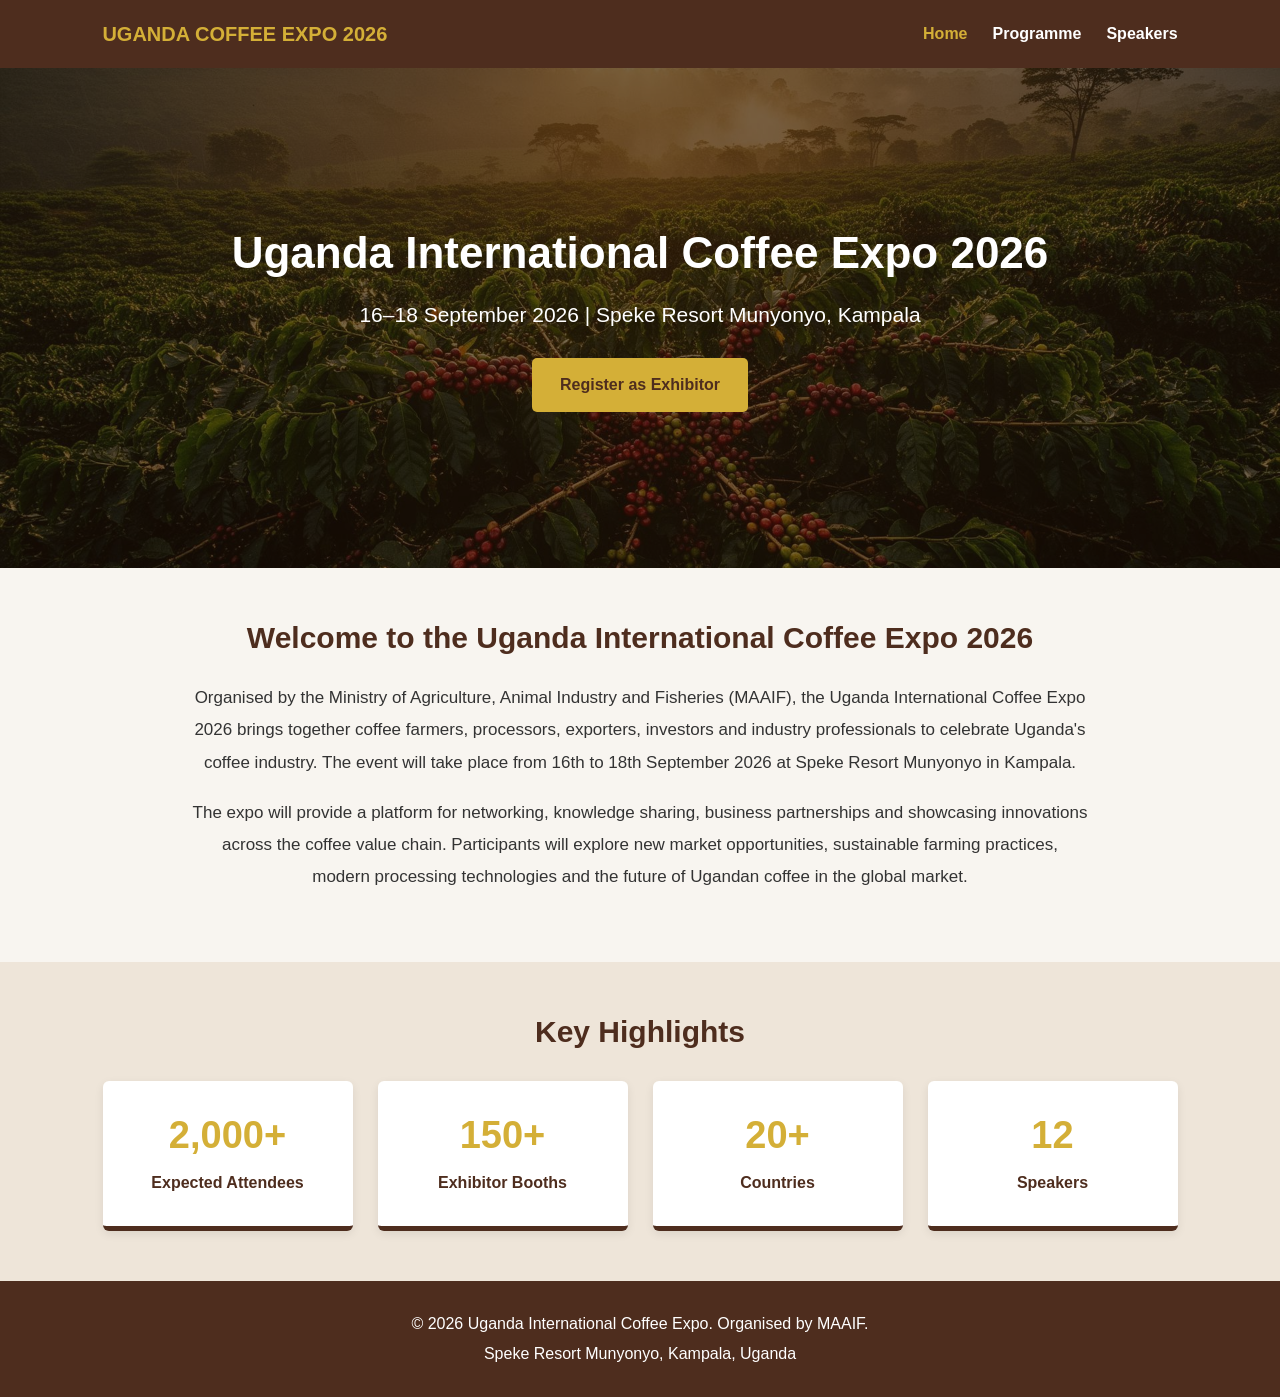
<file: index.html>
<!DOCTYPE html>
<html lang="en">
<head>
    <meta charset="UTF-8">
    <meta name="viewport" content="width=device-width, initial-scale=1.0">
    <title>Uganda International Coffee Expo 2026</title>
    <link rel="stylesheet" href="expo.css">
</head>

<body>

    <!-- Navigation -->
    <nav class="navbar">
        <div class="logo">UGANDA COFFEE EXPO 2026</div>

        <ul class="nav-links">
            <li><a href="index.html" class="active">Home</a></li>
            <li><a href="programme.html">Programme</a></li>
            <li><a href="speakers.html">Speakers</a></li>
        </ul>
    </nav>

    <!-- Hero Section -->
    <header class="hero">
        <img src="assets/expo-banner.png" alt="Uganda Coffee Expo">

        <div class="hero-content">
            <h1>Uganda International Coffee Expo 2026</h1>

            <h2>16–18 September 2026 | Speke Resort Munyonyo, Kampala</h2>

            <a href="exhibitors.html" class="register-btn">
                Register as Exhibitor
            </a>
        </div>
    </header>

    <!-- Introduction -->
    <section class="introduction">
        <h2>Welcome to the Uganda International Coffee Expo 2026</h2>

        <p>
            Organised by the Ministry of Agriculture, Animal Industry and
            Fisheries (MAAIF), the Uganda International Coffee Expo 2026
            brings together coffee farmers, processors, exporters, investors
            and industry professionals to celebrate Uganda's coffee industry.
            The event will take place from 16th to 18th September 2026 at
            Speke Resort Munyonyo in Kampala.
        </p>

        <p>
            The expo will provide a platform for networking, knowledge sharing,
            business partnerships and showcasing innovations across the coffee
            value chain. Participants will explore new market opportunities,
            sustainable farming practices, modern processing technologies
            and the future of Ugandan coffee in the global market.
        </p>
    </section>

    <!-- Key Highlights -->
    <section class="highlights">
        <h2>Key Highlights</h2>

        <div class="highlight-container">

            <div class="highlight-card">
                <h3>2,000+</h3>
                <p>Expected Attendees</p>
            </div>

            <div class="highlight-card">
                <h3>150+</h3>
                <p>Exhibitor Booths</p>
            </div>

            <div class="highlight-card">
                <h3>20+</h3>
                <p>Countries</p>
            </div>

            <div class="highlight-card">
                <h3>12</h3>
                <p>Speakers</p>
            </div>

        </div>
    </section>

    <!-- Footer -->
    <footer class="footer">
        <p>
            &copy; 2026 Uganda International Coffee Expo.
            Organised by MAAIF.
        </p>
        <p>Speke Resort Munyonyo, Kampala, Uganda</p>
    </footer>

</body>
</html>
</file>
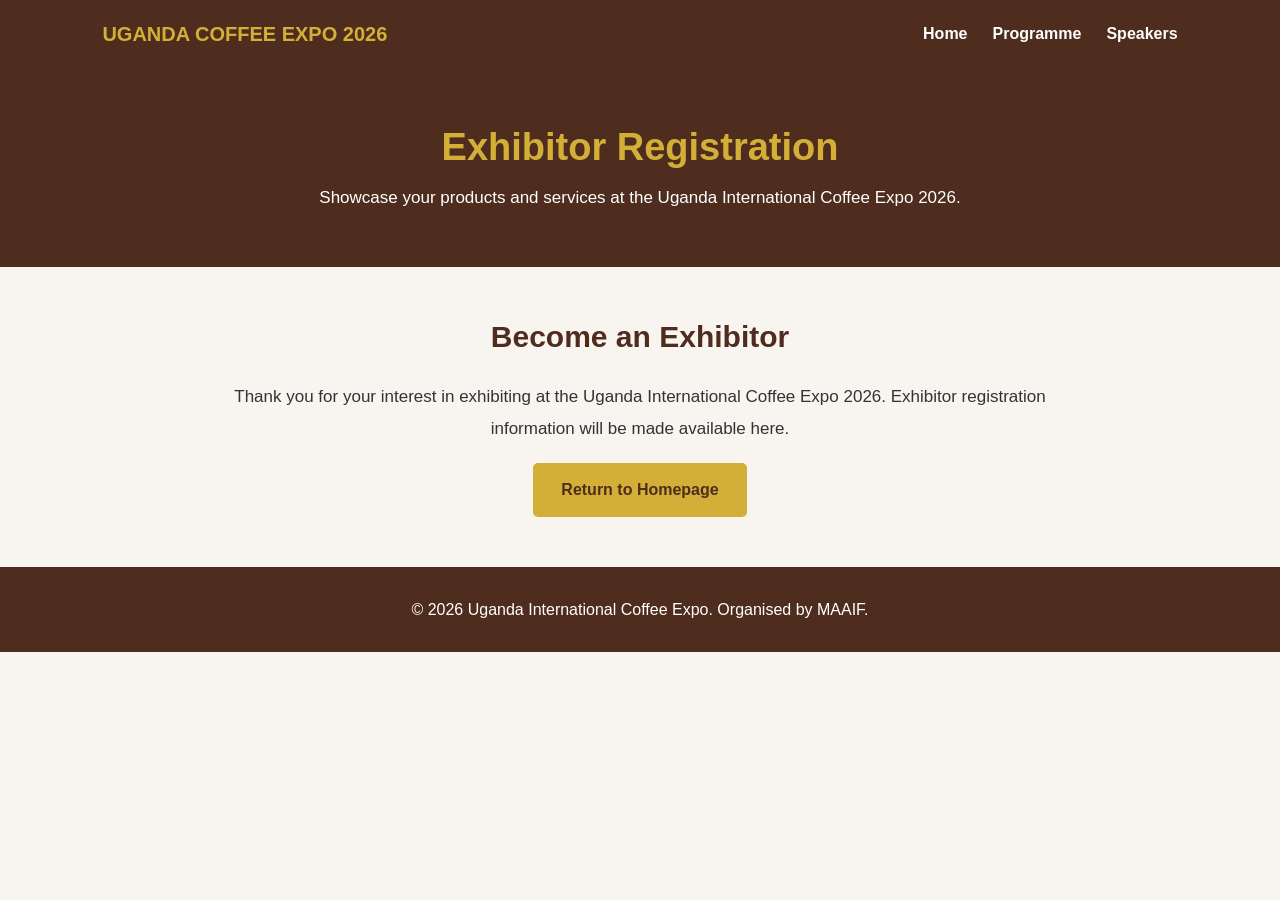
<file: exhibitors.html>
<!DOCTYPE html>
<html lang="en">
<head>
    <meta charset="UTF-8">
    <meta name="viewport" content="width=device-width, initial-scale=1.0">
    <title>Exhibitor Registration</title>
    <link rel="stylesheet" href="expo.css">
</head>

<body>

    <nav class="navbar">
        <div class="logo">UGANDA COFFEE EXPO 2026</div>

        <ul class="nav-links">
            <li><a href="index.html">Home</a></li>
            <li><a href="programme.html">Programme</a></li>
            <li><a href="speakers.html">Speakers</a></li>
        </ul>
    </nav>

    <header class="page-header">
        <h1>Exhibitor Registration</h1>
        <p>Showcase your products and services at the Uganda International Coffee Expo 2026.</p>
    </header>

    <section class="introduction">
        <h2>Become an Exhibitor</h2>
        <p>
            Thank you for your interest in exhibiting at the Uganda
            International Coffee Expo 2026. Exhibitor registration
            information will be made available here.
        </p>

        <a href="index.html" class="register-btn">Return to Homepage</a>
    </section>

    <footer class="footer">
        <p>&copy; 2026 Uganda International Coffee Expo. Organised by MAAIF.</p>
    </footer>

</body>
</html>
</file>
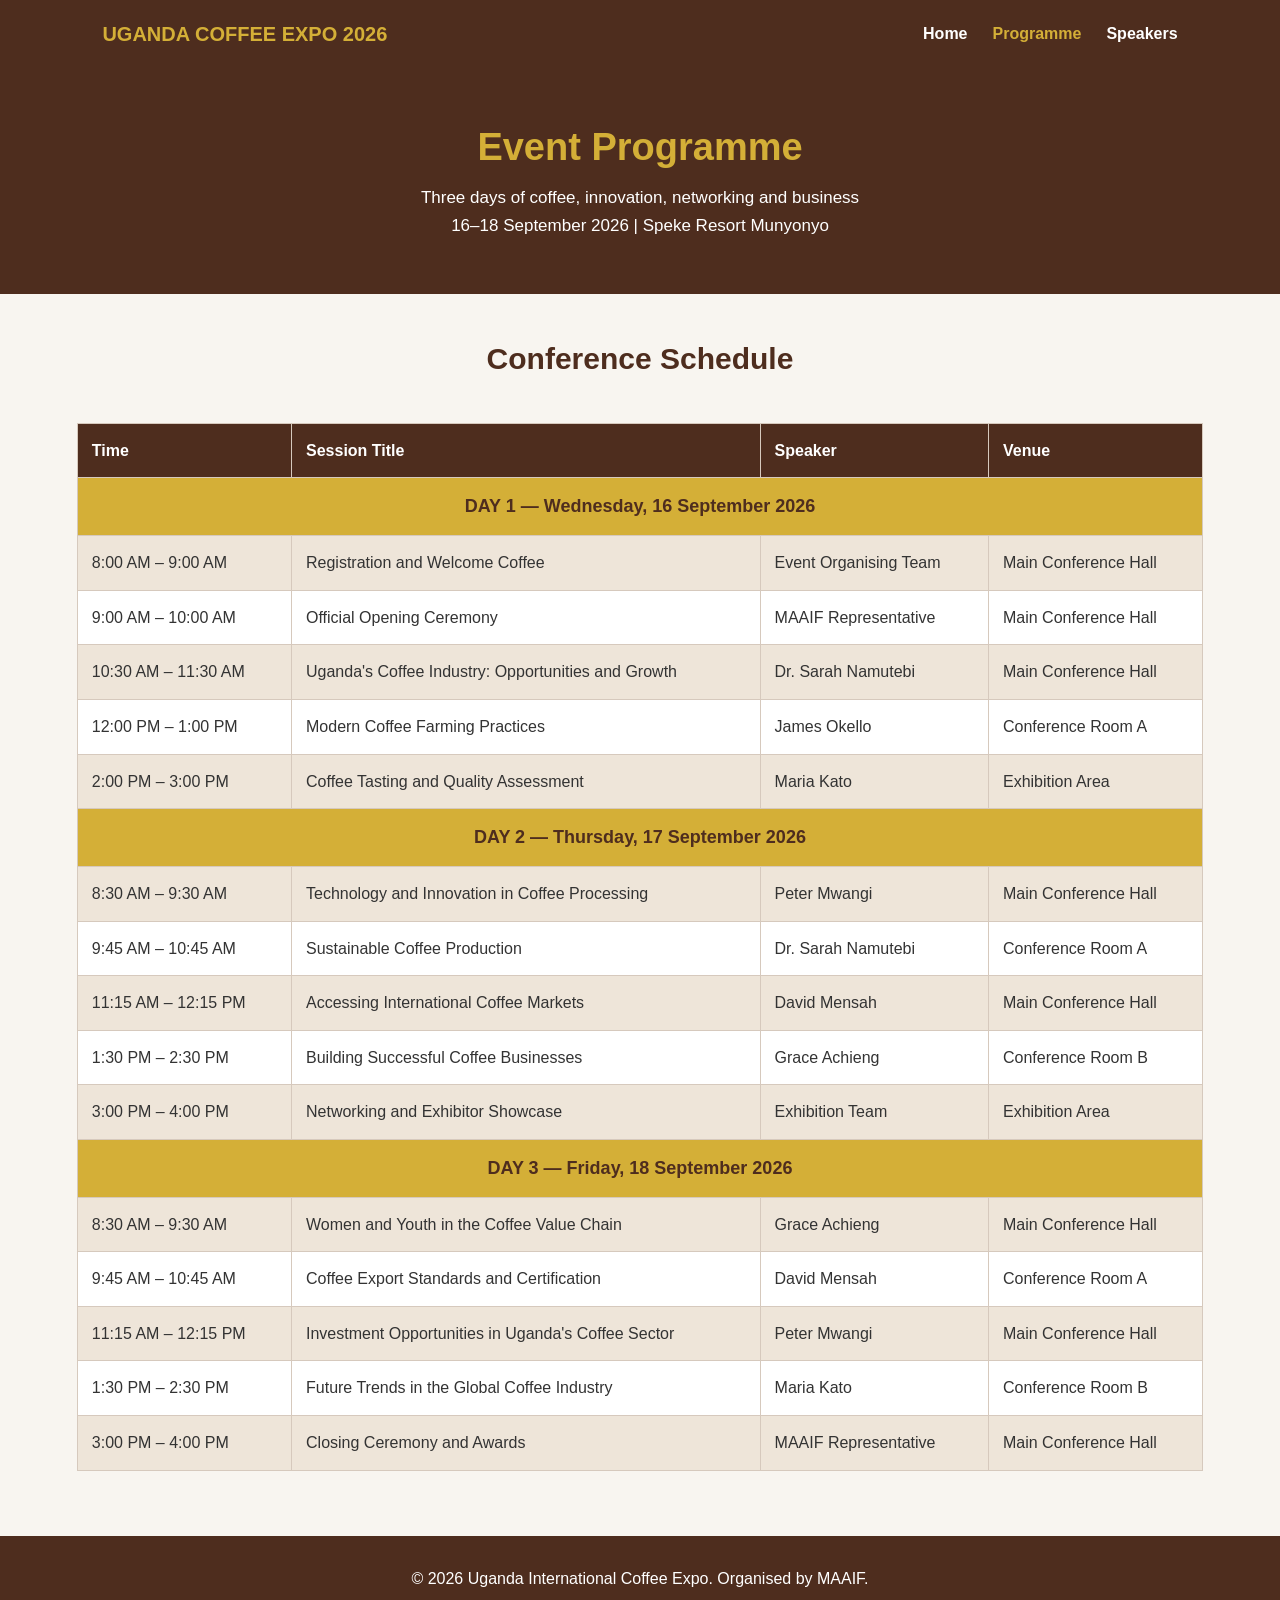
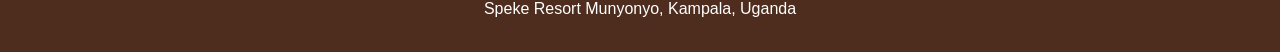
<file: programme.html>
<!DOCTYPE html>
<html lang="en">
<head>
    <meta charset="UTF-8">
    <meta name="viewport" content="width=device-width, initial-scale=1.0">
    <title>Expo Programme | Uganda Coffee Expo 2026</title>
    <link rel="stylesheet" href="expo.css">
</head>

<body>

    <nav class="navbar">
        <div class="logo">UGANDA COFFEE EXPO 2026</div>

        <ul class="nav-links">
            <li><a href="index.html">Home</a></li>
            <li><a href="programme.html" class="active">Programme</a></li>
            <li><a href="speakers.html">Speakers</a></li>
        </ul>
    </nav>

    <header class="page-header">
        <h1>Event Programme</h1>
        <p>Three days of coffee, innovation, networking and business</p>
        <p>16–18 September 2026 | Speke Resort Munyonyo</p>
    </header>

    <main class="programme-section">

        <h2>Conference Schedule</h2>

        <div class="table-container">
            <table class="expo-table">

                <thead>
                    <tr>
                        <th>Time</th>
                        <th>Session Title</th>
                        <th>Speaker</th>
                        <th>Venue</th>
                    </tr>
                </thead>

                <tbody>

                    <!-- DAY 1 -->
                    <tr class="day-heading">
                        <td colspan="4">DAY 1 — Wednesday, 16 September 2026</td>
                    </tr>

                    <tr>
                        <td>8:00 AM – 9:00 AM</td>
                        <td>Registration and Welcome Coffee</td>
                        <td>Event Organising Team</td>
                        <td>Main Conference Hall</td>
                    </tr>

                    <tr>
                        <td>9:00 AM – 10:00 AM</td>
                        <td>Official Opening Ceremony</td>
                        <td>MAAIF Representative</td>
                        <td>Main Conference Hall</td>
                    </tr>

                    <tr>
                        <td>10:30 AM – 11:30 AM</td>
                        <td>Uganda's Coffee Industry: Opportunities and Growth</td>
                        <td>Dr. Sarah Namutebi</td>
                        <td>Main Conference Hall</td>
                    </tr>

                    <tr>
                        <td>12:00 PM – 1:00 PM</td>
                        <td>Modern Coffee Farming Practices</td>
                        <td>James Okello</td>
                        <td>Conference Room A</td>
                    </tr>

                    <tr>
                        <td>2:00 PM – 3:00 PM</td>
                        <td>Coffee Tasting and Quality Assessment</td>
                        <td>Maria Kato</td>
                        <td>Exhibition Area</td>
                    </tr>

                    <!-- DAY 2 -->
                    <tr class="day-heading">
                        <td colspan="4">DAY 2 — Thursday, 17 September 2026</td>
                    </tr>

                    <tr>
                        <td>8:30 AM – 9:30 AM</td>
                        <td>Technology and Innovation in Coffee Processing</td>
                        <td>Peter Mwangi</td>
                        <td>Main Conference Hall</td>
                    </tr>

                    <tr>
                        <td>9:45 AM – 10:45 AM</td>
                        <td>Sustainable Coffee Production</td>
                        <td>Dr. Sarah Namutebi</td>
                        <td>Conference Room A</td>
                    </tr>

                    <tr>
                        <td>11:15 AM – 12:15 PM</td>
                        <td>Accessing International Coffee Markets</td>
                        <td>David Mensah</td>
                        <td>Main Conference Hall</td>
                    </tr>

                    <tr>
                        <td>1:30 PM – 2:30 PM</td>
                        <td>Building Successful Coffee Businesses</td>
                        <td>Grace Achieng</td>
                        <td>Conference Room B</td>
                    </tr>

                    <tr>
                        <td>3:00 PM – 4:00 PM</td>
                        <td>Networking and Exhibitor Showcase</td>
                        <td>Exhibition Team</td>
                        <td>Exhibition Area</td>
                    </tr>

                    <!-- DAY 3 -->
                    <tr class="day-heading">
                        <td colspan="4">DAY 3 — Friday, 18 September 2026</td>
                    </tr>

                    <tr>
                        <td>8:30 AM – 9:30 AM</td>
                        <td>Women and Youth in the Coffee Value Chain</td>
                        <td>Grace Achieng</td>
                        <td>Main Conference Hall</td>
                    </tr>

                    <tr>
                        <td>9:45 AM – 10:45 AM</td>
                        <td>Coffee Export Standards and Certification</td>
                        <td>David Mensah</td>
                        <td>Conference Room A</td>
                    </tr>

                    <tr>
                        <td>11:15 AM – 12:15 PM</td>
                        <td>Investment Opportunities in Uganda's Coffee Sector</td>
                        <td>Peter Mwangi</td>
                        <td>Main Conference Hall</td>
                    </tr>

                    <tr>
                        <td>1:30 PM – 2:30 PM</td>
                        <td>Future Trends in the Global Coffee Industry</td>
                        <td>Maria Kato</td>
                        <td>Conference Room B</td>
                    </tr>

                    <tr>
                        <td>3:00 PM – 4:00 PM</td>
                        <td>Closing Ceremony and Awards</td>
                        <td>MAAIF Representative</td>
                        <td>Main Conference Hall</td>
                    </tr>

                </tbody>
            </table>
        </div>

    </main>

    <footer class="footer">
        <p>&copy; 2026 Uganda International Coffee Expo. Organised by MAAIF.</p>
        <p>Speke Resort Munyonyo, Kampala, Uganda</p>
    </footer>

</body>
</html>
</file>
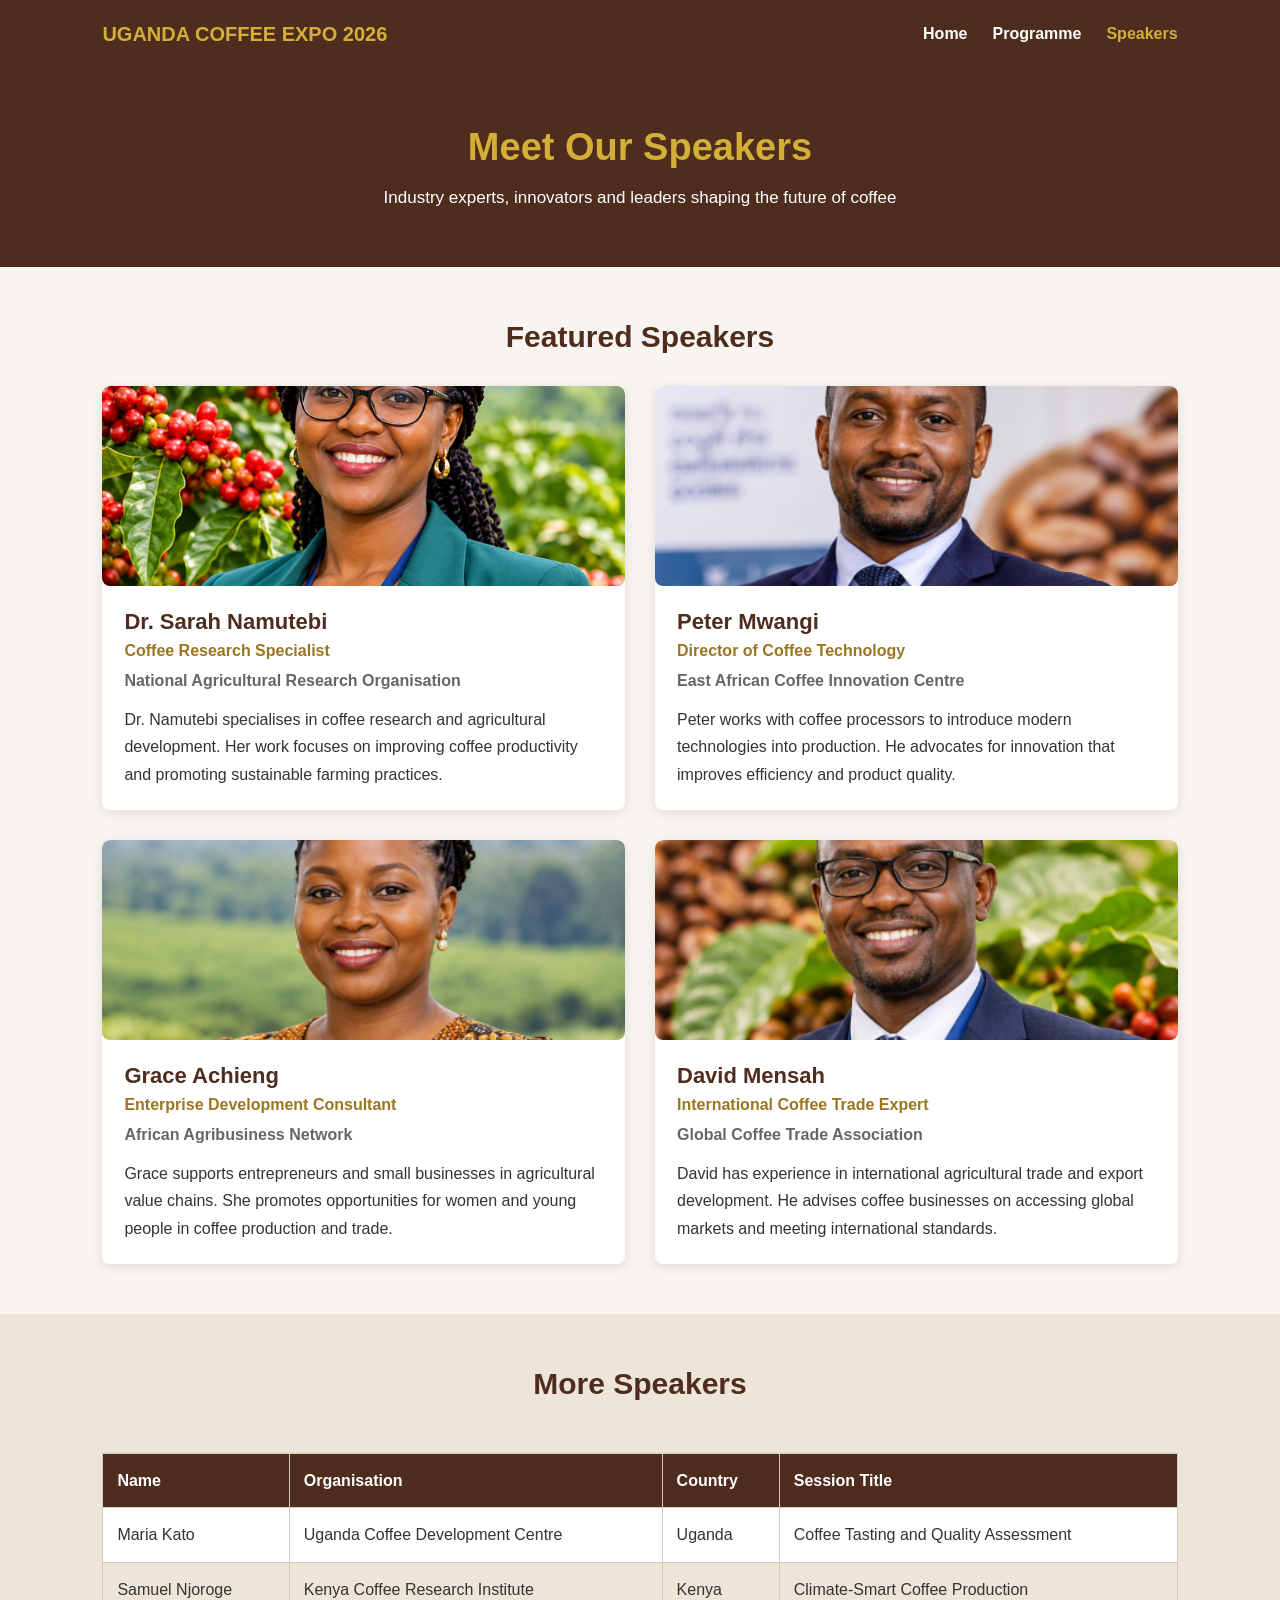
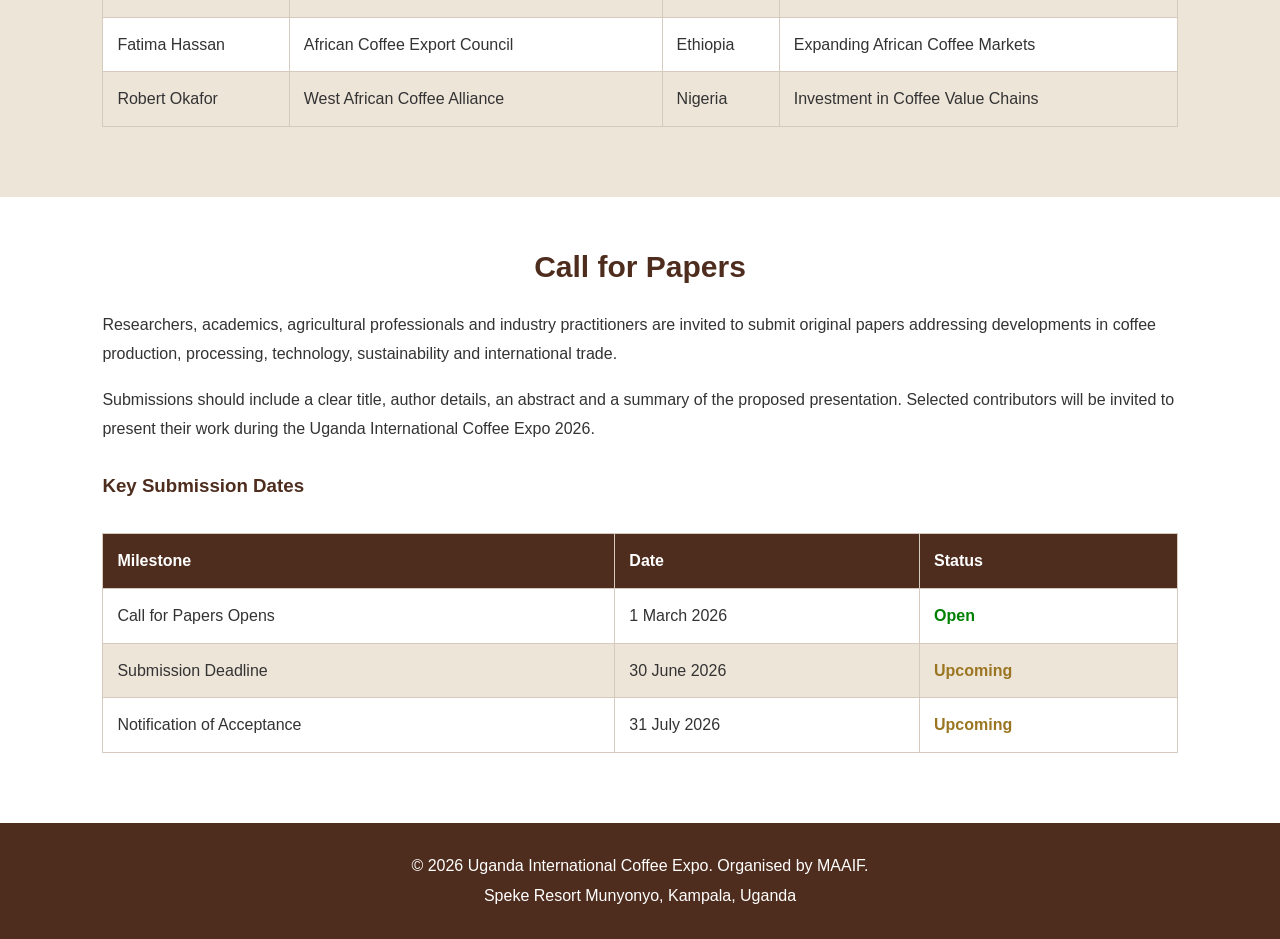
<file: speakers.html>
<!DOCTYPE html>
<html lang="en">
<head>
    <meta charset="UTF-8">
    <meta name="viewport" content="width=device-width, initial-scale=1.0">
    <title>Speakers | Uganda Coffee Expo 2026</title>
    <link rel="stylesheet" href="expo.css">
</head>

<body>

    <nav class="navbar">
        <div class="logo">UGANDA COFFEE EXPO 2026</div>

        <ul class="nav-links">
            <li><a href="index.html">Home</a></li>
            <li><a href="programme.html">Programme</a></li>
            <li><a href="speakers.html" class="active">Speakers</a></li>
        </ul>
    </nav>

    <header class="page-header">
        <h1>Meet Our Speakers</h1>
        <p>Industry experts, innovators and leaders shaping the future of coffee</p>
    </header>

    <main>

        <!-- Featured Speakers -->
        <section class="speakers-section">

            <h2>Featured Speakers</h2>

            <div class="speaker-container">

                <div class="speaker-card">
                    <img src="assets/speaker1.png" alt="Dr Sarah Namutebi">

                    <div class="speaker-info">
                        <h3>Dr. Sarah Namutebi</h3>
                        <h4>Coffee Research Specialist</h4>
                        <p class="organisation">National Agricultural Research Organisation</p>

                        <p>
                            Dr. Namutebi specialises in coffee research and
                            agricultural development. Her work focuses on
                            improving coffee productivity and promoting
                            sustainable farming practices.
                        </p>
                    </div>
                </div>

                <div class="speaker-card">
                    <img src="assets/speaker2.png" alt="Peter Mwangi">

                    <div class="speaker-info">
                        <h3>Peter Mwangi</h3>
                        <h4>Director of Coffee Technology</h4>
                        <p class="organisation">East African Coffee Innovation Centre</p>

                        <p>
                            Peter works with coffee processors to introduce
                            modern technologies into production. He advocates
                            for innovation that improves efficiency and product quality.
                        </p>
                    </div>
                </div>

                <div class="speaker-card">
                    <img src="assets/speaker3.png" alt="Grace Achieng">

                    <div class="speaker-info">
                        <h3>Grace Achieng</h3>
                        <h4>Enterprise Development Consultant</h4>
                        <p class="organisation">African Agribusiness Network</p>

                        <p>
                            Grace supports entrepreneurs and small businesses
                            in agricultural value chains. She promotes opportunities
                            for women and young people in coffee production and trade.
                        </p>
                    </div>
                </div>

                <div class="speaker-card">
                    <img src="assets/speaker4.png" alt="David Mensah">

                    <div class="speaker-info">
                        <h3>David Mensah</h3>
                        <h4>International Coffee Trade Expert</h4>
                        <p class="organisation">Global Coffee Trade Association</p>

                        <p>
                            David has experience in international agricultural
                            trade and export development. He advises coffee
                            businesses on accessing global markets and meeting
                            international standards.
                        </p>
                    </div>
                </div>

            </div>
        </section>

        <!-- Additional Speakers -->
        <section class="additional-speakers">

            <h2>More Speakers</h2>

            <div class="table-container">
                <table class="expo-table">

                    <thead>
                        <tr>
                            <th>Name</th>
                            <th>Organisation</th>
                            <th>Country</th>
                            <th>Session Title</th>
                        </tr>
                    </thead>

                    <tbody>
                        <tr>
                            <td>Maria Kato</td>
                            <td>Uganda Coffee Development Centre</td>
                            <td>Uganda</td>
                            <td>Coffee Tasting and Quality Assessment</td>
                        </tr>

                        <tr>
                            <td>Samuel Njoroge</td>
                            <td>Kenya Coffee Research Institute</td>
                            <td>Kenya</td>
                            <td>Climate-Smart Coffee Production</td>
                        </tr>

                        <tr>
                            <td>Fatima Hassan</td>
                            <td>African Coffee Export Council</td>
                            <td>Ethiopia</td>
                            <td>Expanding African Coffee Markets</td>
                        </tr>

                        <tr>
                            <td>Robert Okafor</td>
                            <td>West African Coffee Alliance</td>
                            <td>Nigeria</td>
                            <td>Investment in Coffee Value Chains</td>
                        </tr>
                    </tbody>

                </table>
            </div>
        </section>

        <!-- Call for Papers -->
        <section class="call-for-papers">

            <h2>Call for Papers</h2>

            <p>
                Researchers, academics, agricultural professionals and
                industry practitioners are invited to submit original papers
                addressing developments in coffee production, processing,
                technology, sustainability and international trade.
            </p>

            <p>
                Submissions should include a clear title, author details,
                an abstract and a summary of the proposed presentation.
                Selected contributors will be invited to present their work
                during the Uganda International Coffee Expo 2026.
            </p>

            <h3>Key Submission Dates</h3>

            <div class="table-container">
                <table class="expo-table">

                    <thead>
                        <tr>
                            <th>Milestone</th>
                            <th>Date</th>
                            <th>Status</th>
                        </tr>
                    </thead>

                    <tbody>
                        <tr>
                            <td>Call for Papers Opens</td>
                            <td>1 March 2026</td>
                            <td class="status-open">Open</td>
                        </tr>

                        <tr>
                            <td>Submission Deadline</td>
                            <td>30 June 2026</td>
                            <td class="status-upcoming">Upcoming</td>
                        </tr>

                        <tr>
                            <td>Notification of Acceptance</td>
                            <td>31 July 2026</td>
                            <td class="status-upcoming">Upcoming</td>
                        </tr>
                    </tbody>

                </table>
            </div>

        </section>

    </main>

    <footer class="footer">
        <p>&copy; 2026 Uganda International Coffee Expo. Organised by MAAIF.</p>
        <p>Speke Resort Munyonyo, Kampala, Uganda</p>
    </footer>

</body>
</html>
</file>
<file: expo.css>
/* =========================
   GENERAL STYLING
========================= */

* {
    margin: 0;
    padding: 0;
    box-sizing: border-box;
}

body {
    font-family: Arial, sans-serif;
    background-color: #f8f5f0;
    color: #333;
    line-height: 1.6;
}

h1, h2, h3, h4 {
    line-height: 1.3;
}

section {
    padding: 50px 8%;
}

section > h2 {
    color: #4E2D1E;
    text-align: center;
    margin-bottom: 30px;
    font-size: 30px;
}

/* =========================
   NAVIGATION BAR
========================= */

.navbar {
    background-color: #4E2D1E;
    color: white;
    display: flex;
    justify-content: space-between;
    align-items: center;
    padding: 18px 8%;
}

.logo {
    font-size: 20px;
    font-weight: bold;
    color: #D4AF37;
}

.nav-links {
    display: flex;
    gap: 25px;
    list-style: none;
}

.nav-links a {
    color: white;
    text-decoration: none;
    font-weight: bold;
    transition: 0.3s;
}

.nav-links a:hover,
.nav-links a.active {
    color: #D4AF37;
}

/* =========================
   HOMEPAGE HERO BANNER
========================= */

.hero {
    height: 500px;
    position: relative;
    overflow: hidden;
}

.hero img {
    width: 100%;
    height: 100%;
    object-fit: cover;
    display: block;
}

.hero::after {
    content: "";
    position: absolute;
    inset: 0;
    background-color: rgba(30, 15, 5, 0.6);
}

.hero-content {
    position: absolute;
    z-index: 1;
    top: 50%;
    left: 50%;
    transform: translate(-50%, -50%);
    width: 90%;
    text-align: center;
    color: white;
}

.hero-content h1 {
    font-size: 44px;
    margin-bottom: 20px;
}

.hero-content h2 {
    font-size: 21px;
    font-weight: normal;
    margin-bottom: 30px;
}

/* Register Button */

.register-btn {
    display: inline-block;
    background-color: #D4AF37;
    color: #4E2D1E;
    text-decoration: none;
    font-weight: bold;
    padding: 14px 28px;
    border-radius: 5px;
    transition: 0.3s;
}

.register-btn:hover {
    background-color: white;
    transform: translateY(-3px);
}

/* =========================
   HOMEPAGE INTRODUCTION
========================= */

.introduction {
    max-width: 1100px;
    margin: auto;
    text-align: center;
}

.introduction h2 {
    color: #4E2D1E;
    font-size: 30px;
    margin-bottom: 25px;
}

.introduction p {
    font-size: 17px;
    margin-bottom: 18px;
    line-height: 1.9;
}

/* =========================
   KEY HIGHLIGHTS
========================= */

.highlights {
    background-color: #eee5d9;
}

.highlight-container {
    display: flex;
    justify-content: center;
    gap: 25px;
    flex-wrap: wrap;
}

.highlight-card {
    background-color: white;
    flex: 1 1 200px;
    max-width: 250px;
    text-align: center;
    padding: 30px 20px;
    border-bottom: 5px solid #4E2D1E;
    border-radius: 6px;
    box-shadow: 0 3px 10px rgba(0, 0, 0, 0.08);
}

.highlight-card h3 {
    color: #D4AF37;
    font-size: 38px;
    margin-bottom: 10px;
}

.highlight-card p {
    color: #4E2D1E;
    font-weight: bold;
    font-size: 16px;
}

/* =========================
   OTHER PAGE HEADERS
========================= */

.page-header {
    background-color: #4E2D1E;
    color: white;
    text-align: center;
    padding: 55px 20px;
}

.page-header h1 {
    font-size: 38px;
    color: #D4AF37;
    margin-bottom: 12px;
}

.page-header p {
    font-size: 17px;
}

/* =========================
   TABLES
========================= */

.table-container {
    width: 100%;
    overflow-x: auto;
}

.expo-table {
    width: 100%;
    border-collapse: collapse;
    background-color: white;
    margin: 20px 0;
}

.expo-table th,
.expo-table td {
    border: 1px solid #d6c9bd;
    padding: 14px;
    text-align: left;
}

.expo-table th {
    background-color: #4E2D1E;
    color: white;
}

.expo-table tbody tr:nth-child(even) {
    background-color: #eee5d9;
}

.expo-table tbody tr:hover:not(.day-heading) {
    background-color: #f5e9c7;
}

/* Day heading rows */

.expo-table .day-heading td {
    background-color: #D4AF37;
    color: #4E2D1E;
    font-weight: bold;
    font-size: 18px;
    text-align: center;
}

/* =========================
   PROGRAMME PAGE
========================= */

.programme-section {
    padding: 45px 6%;
}

.programme-section h2 {
    color: #4E2D1E;
    text-align: center;
    font-size: 30px;
    margin-bottom: 25px;
}

/* =========================
   SPEAKER CARDS
========================= */

.speakers-section {
    padding: 50px 8%;
}

.speaker-container {
    display: flex;
    flex-wrap: wrap;
    justify-content: center;
    gap: 30px;
}

.speaker-card {
    background-color: white;
    width: calc(50% - 15px);
    border-radius: 8px;
    overflow: hidden;
    box-shadow: 0 3px 12px rgba(0, 0, 0, 0.1);
}

.speaker-card img {
    width: 100%;
    height: 200px;
    object-fit: cover;
    border-radius: 8px;
    display: block;
}

.speaker-info {
    padding: 22px;
}

.speaker-info h3 {
    color: #4E2D1E;
    font-size: 22px;
    margin-bottom: 5px;
}

.speaker-info h4 {
    color: #9b7622;
    font-size: 16px;
    margin-bottom: 5px;
}

.speaker-info .organisation {
    font-weight: bold;
    color: #666;
    margin-bottom: 12px;
}

.speaker-info p {
    line-height: 1.7;
}

/* =========================
   ADDITIONAL SPEAKERS
========================= */

.additional-speakers {
    background-color: #eee5d9;
    padding: 50px 8%;
}

/* =========================
   CALL FOR PAPERS
========================= */

.call-for-papers {
    padding: 50px 8%;
    background-color: white;
}

.call-for-papers > h2 {
    text-align: center;
    color: #4E2D1E;
    font-size: 30px;
    margin-bottom: 25px;
}

.call-for-papers p {
    font-size: 16px;
    line-height: 1.8;
    margin-bottom: 18px;
}

.call-for-papers h3 {
    color: #4E2D1E;
    margin-top: 30px;
    margin-bottom: 15px;
}

/* Submission status */

.status-open {
    color: green;
    font-weight: bold;
}

.status-upcoming {
    color: #9b7622;
    font-weight: bold;
}

/* =========================
   FOOTER
========================= */

.footer {
    background-color: #4E2D1E;
    color: white;
    text-align: center;
    padding: 25px 15px;
}

.footer p {
    margin: 5px 0;
}

/* =========================
   RESPONSIVE DESIGN
========================= */

@media screen and (max-width: 768px) {

    .navbar {
        flex-direction: column;
        gap: 15px;
    }

    .nav-links {
        flex-wrap: wrap;
        justify-content: center;
        gap: 15px;
    }

    .hero-content h1 {
        font-size: 30px;
    }

    .hero-content h2 {
        font-size: 17px;
    }

    .speaker-card {
        width: 100%;
    }

    section {
        padding: 35px 5%;
    }

    .programme-section {
        padding: 35px 4%;
    }
}

@media screen and (max-width: 480px) {

    .logo {
        font-size: 16px;
        text-align: center;
    }

    .nav-links {
        font-size: 14px;
    }

    .hero {
        height: 500px;
    }

    .hero-content h1 {
        font-size: 25px;
    }

    .hero-content h2 {
        font-size: 15px;
    }

    .page-header h1 {
        font-size: 29px;
    }

    section > h2 {
        font-size: 25px;
    }

    .expo-table th,
    .expo-table td {
        padding: 10px;
        font-size: 13px;
    }
}
</file>
